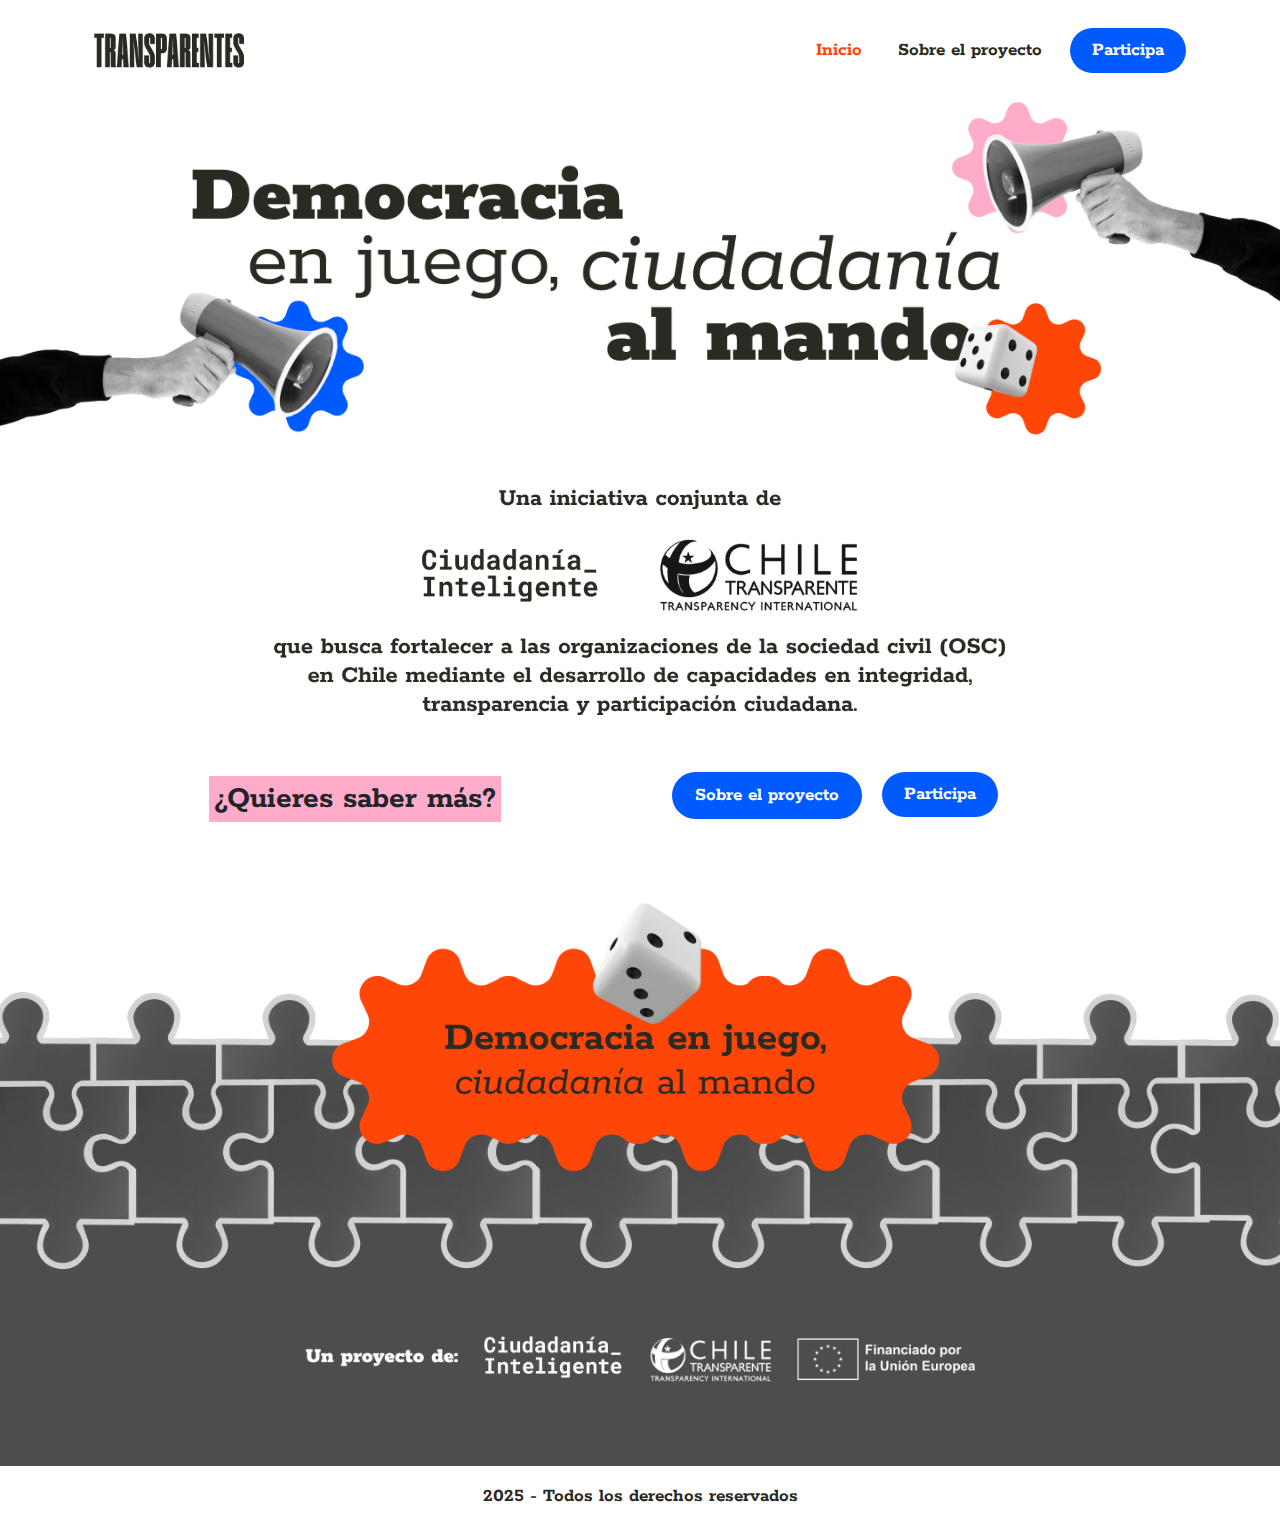
<file: index.html>
<!DOCTYPE html>
<html lang="es">

<head>
  <meta charset="utf-8">
  <meta name="viewport" content="width=device-width, initial-scale=1">
  <title>Transparentes - Democracia en juego</title>

  <!-- Bootstrap CSS -->
  <link href="https://cdn.jsdelivr.net/npm/bootstrap@5.3.3/dist/css/bootstrap.min.css" rel="stylesheet"
    integrity="sha384-QWTKZyjpPEjISv5WaRU9OFeRpok6YctnYmDr5pNlyT2bRjXh0JMhjY6hW+ALEwIH" crossorigin="anonymous">

  <!-- Google Fonts -->
  <link rel="preconnect" href="https://fonts.googleapis.com">
  <link rel="preconnect" href="https://fonts.gstatic.com" crossorigin>
  <link href="https://fonts.googleapis.com/css2?family=Rokkitt:wght@300;400;700&display=swap" rel="stylesheet">

  <!-- CSS Propio -->
  <link rel="stylesheet" href="styles/styles.css">
  <!-- Google tag (gtag.js) -->
  <script async src="https://www.googletagmanager.com/gtag/js?id=G-07VCJGSMEQ"></script>
  <script>
    window.dataLayer = window.dataLayer || [];
    function gtag() {dataLayer.push(arguments);}
    gtag('js', new Date());

    gtag('config', 'G-07VCJGSMEQ');
  </script>

</head>

<body>

  <!-- Encabezado y Navegación -->
  <header class="container">
    <nav class="navbar navbar-expand-lg" role="navigation" aria-label="Menú principal">
      <div class="container-fluid">
        <a class="navbar-brand" href="index.html">
          <img src="img/transparentes-logo.png" alt="Logotipo de Transparentes" width="150">
        </a>
        <button class="navbar-toggler" type="button" data-bs-toggle="collapse" data-bs-target="#navbarSupportedContent"
          aria-controls="navbarSupportedContent" aria-expanded="false" aria-label="Abrir menú de navegación">
          <span class="navbar-toggler-icon"></span>
        </button>
        <div class="collapse navbar-collapse" id="navbarSupportedContent">
          <ul class="navbar-nav me-auto mb-2 mb-lg-0">
            <li class="nav-item">
              <a class="nav-link active" href="index.html" aria-current="page">Inicio</a>
            </li>
            <li class="nav-item">
              <a class="nav-link" href="sobre-el-proyecto.html">Sobre el proyecto</a>
            </li>
            <li class="nav-item boton-cta">
              <a class="nav-link btn btn-primary text-white"
                href="https://mailchi.mp/71bfb807b29c/boletin-transparentes">Participa</a>
            </li>
          </ul>
        </div>
      </div>
    </nav>
  </header>

  <!-- Contenido Principal -->
  <main>
    <!-- Imagen de portada -->
    <section>
      <img src="img/portada.png" alt="Imagen de portada con el mensaje 'Democracia en juego, ciudadanía al mando'"
        class="img-fluid w-100">
    </section>

    <!-- Sección de Información -->
    <section class="informacion py-4">
      <div class="container">
        <div class="row justify-content-center">
          <div class="col-md-10 col-lg-8 text-center">
            <img src="img/info.png" alt="Descripción de la iniciativa Transparentes y sus objetivos"
              class="img-fluid descripcion">
          </div>
        </div>
      </div>
    </section>

    <!-- Sección de Call to Action -->
    <section class="contenido-inicio-cta">
      <div class="container text-center">
        <div class="row">
          <div class="col-lg-6">
            <h2><span>¿Quieres saber más?</span></h2>
          </div>
          <div class="col-lg-6">
            <div class="botones">
              <ul>
                <li>
                  <a href="sobre-el-proyecto.html" class="btn">Sobre el proyecto</a>
                </li>
                <li>
                  <a class="nav-link btn btn-primary text-white"
                    href="https://mailchi.mp/71bfb807b29c/boletin-transparentes">Participa</a>
                </li>
              </ul>
            </div>
          </div>
        </div>
      </div>
    </section>
  </main>

  <!-- Pie de Página -->
  <footer class="text-center pt-4">
    <img src="img/footer.png" alt="Imagen decorativa del pie de página" class="footer-img img-fluid">
    <div class="creditos mt-3">
      <p>2025 - Todos los derechos reservados</p>
    </div>
  </footer>

  <!-- Bootstrap JS -->
  <script src="https://cdn.jsdelivr.net/npm/bootstrap@5.3.3/dist/js/bootstrap.bundle.min.js"
    integrity="sha384-YvpcrYf0tY3lHB60NNkmXc5s9fDVZLESaAA55NDzOxhy9GkcIdslK1eN7N6jIeHz"
    crossorigin="anonymous"></script>
</body>

</html>
</file>
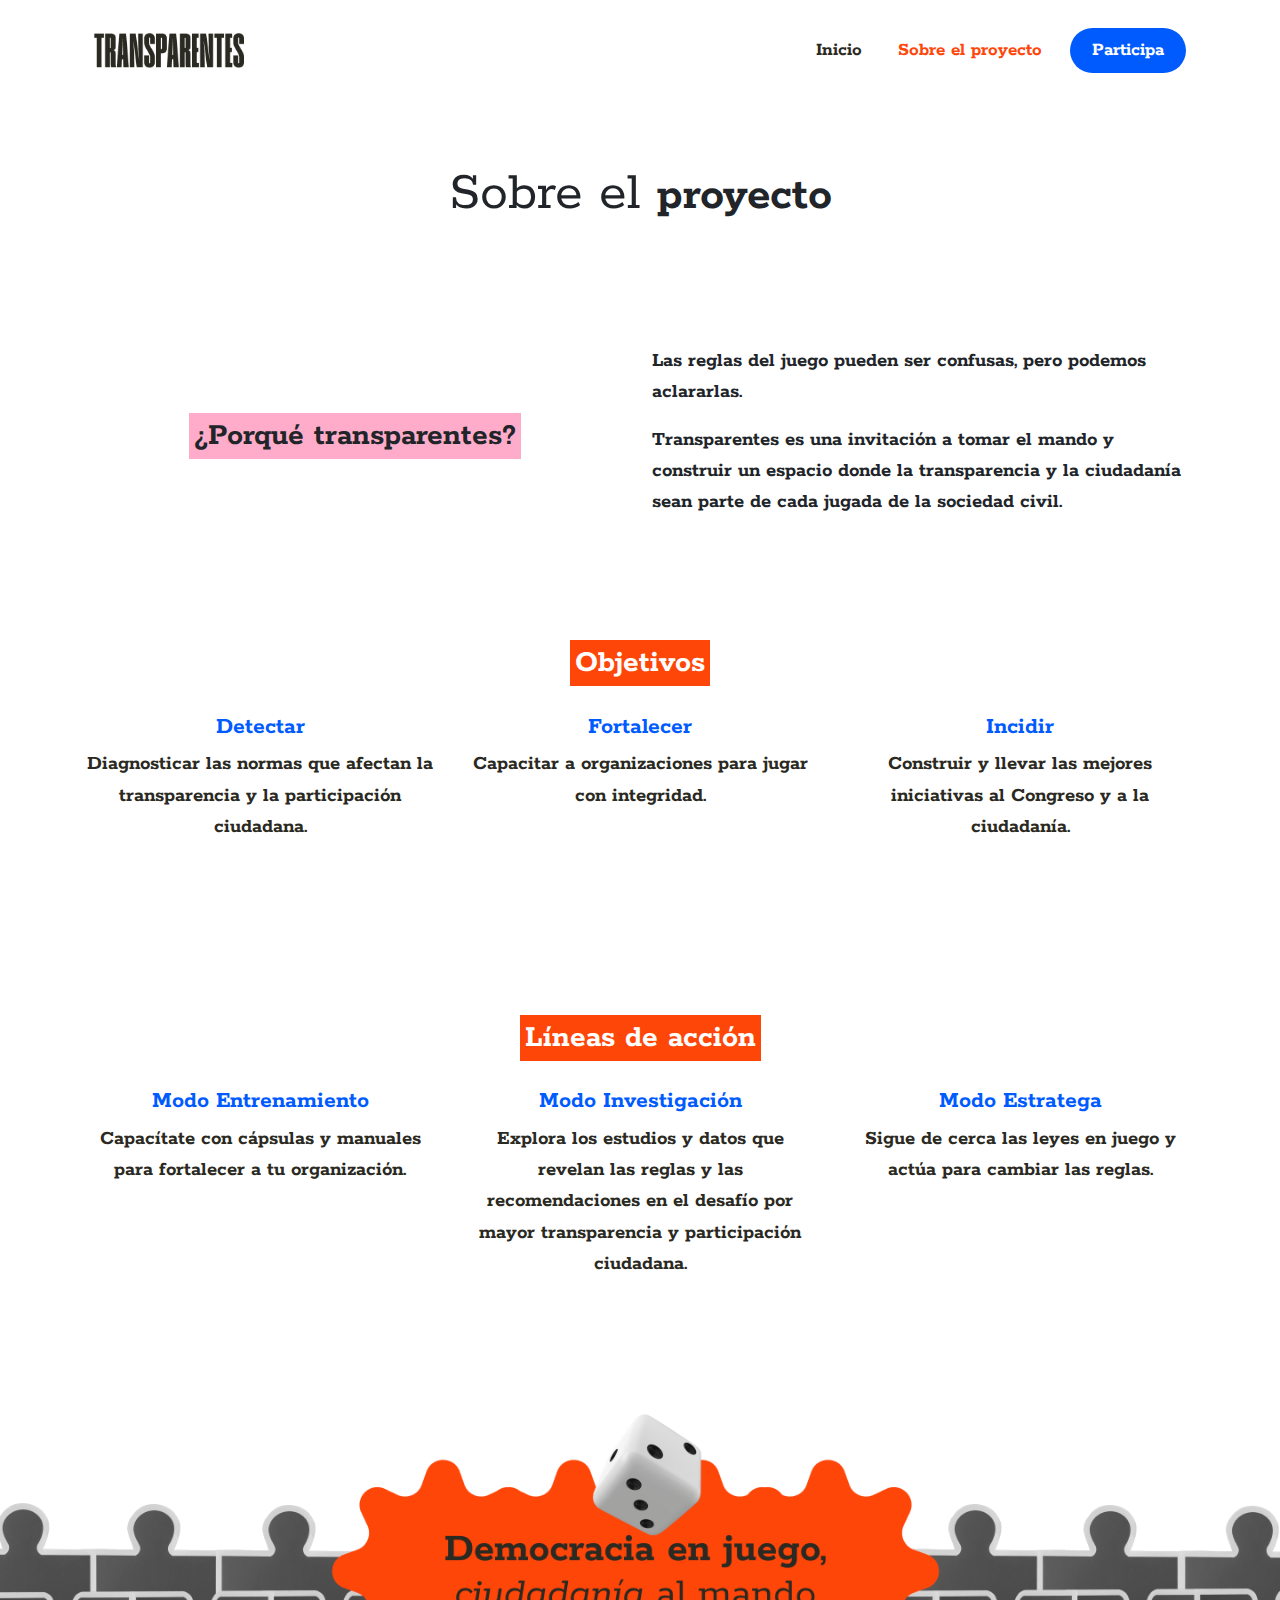
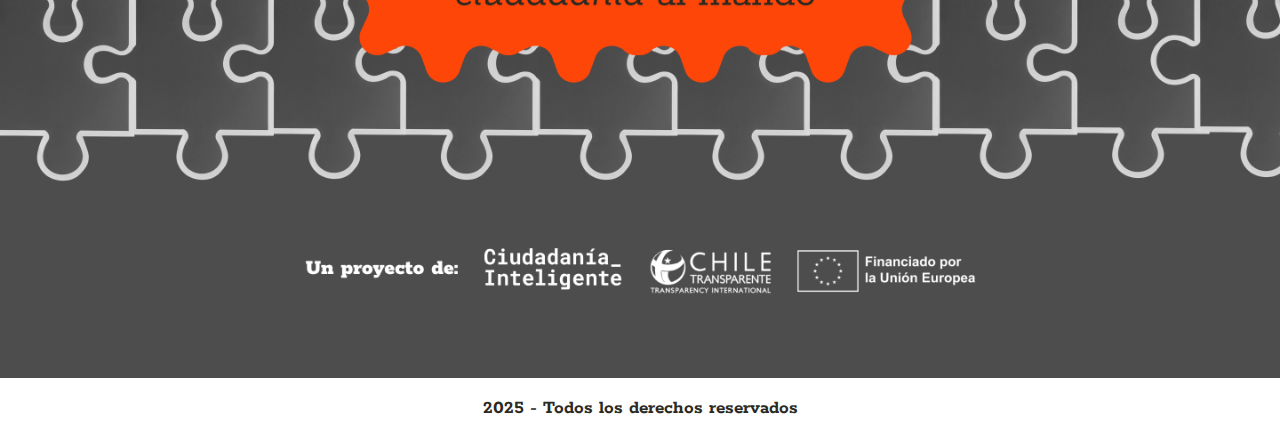
<file: sobre-el-proyecto.html>
<!DOCTYPE html>
<html lang="es">

<head>
    <meta charset="utf-8">
    <meta name="viewport" content="width=device-width, initial-scale=1">
    <title>Transparentes - sobre el proyecto</title>

    <!-- Bootstrap CSS -->
    <link href="https://cdn.jsdelivr.net/npm/bootstrap@5.3.3/dist/css/bootstrap.min.css" rel="stylesheet" integrity="sha384-QWTKZyjpPEjISv5WaRU9OFeRpok6YctnYmDr5pNlyT2bRjXh0JMhjY6hW+ALEwIH" crossorigin="anonymous">

    <!-- Google Fonts -->
    <link rel="preconnect" href="https://fonts.googleapis.com">
    <link rel="preconnect" href="https://fonts.gstatic.com" crossorigin>
    <link href="https://fonts.googleapis.com/css2?family=Rokkitt:wght@300;400;700&display=swap" rel="stylesheet">

    <!-- CSS Propio -->
    <link rel="stylesheet" href="styles/styles.css">
</head>

<body>

    <!-- Encabezado y Navegación -->
    <header class="container">
        <nav class="navbar navbar-expand-lg" role="navigation" aria-label="Menú principal">
            <div class="container-fluid">
                <a class="navbar-brand" href="index.html">
                    <img src="img/transparentes-logo.png" alt="Logotipo de Transparentes" width="150">
                </a>
                <button class="navbar-toggler" type="button" data-bs-toggle="collapse" data-bs-target="#navbarSupportedContent" aria-controls="navbarSupportedContent" aria-expanded="false" aria-label="Abrir menú de navegación">
                    <span class="navbar-toggler-icon"></span>
                </button>
                <div class="collapse navbar-collapse" id="navbarSupportedContent">
                    <ul class="navbar-nav me-auto mb-2 mb-lg-0">
                        <li class="nav-item">
                            <a class="nav-link" href="index.html">Inicio</a>
                        </li>
                        <li class="nav-item">
                            <a class="nav-link active" href="sobre-el-proyecto.html" aria-current="page">Sobre el proyecto</a>
                        </li>
                        <li class="nav-item boton-cta">
                            <a class="nav-link btn btn-primary text-white" href="https://mailchi.mp/71bfb807b29c/boletin-transparentes">Participa</a>
                        </li>
                    </ul>
                </div>
            </div>
        </nav>
    </header>

    <!-- Contenido Principal -->
    <main>
        <!-- Imagen de portada -->
        <section class="container text-center portada-seccion">
            <h1>Sobre el <span>proyecto</span></h1>
        </section>


        <!-- Sección de Call to Action -->
        <section class="contenido-inicio-cta">
            <div class="container text-center">
                <div class="row">
                    <div class="col-lg-6">
                        <h2><span>¿Porqué transparentes?</span></h2>
                    </div>
                    <div class="col-lg-6">
                        <p>Las reglas del juego pueden ser confusas, pero podemos aclararlas.</p>

                        <p>Transparentes es una invitación a tomar el mando y construir un espacio donde la transparencia y la ciudadanía sean parte de cada jugada de la sociedad civil.
                        </p>
                    </div>
                </div>
            </div>
        </section>


        <section class="objetivos">
            <div class="container text-center">
                <div class="row">
                    <div class="col-lg-12">
                        <h2><span>Objetivos</span></h2>
                    </div>
                    <div class="col-lg-4">
                        <h3><span>Detectar</span></h3>
                        <p>Diagnosticar las normas que afectan la transparencia y la participación ciudadana.</p>
                    </div>
                    <div class="col-lg-4">
                        <h3><span>Fortalecer</span></h3>
                        <p>Capacitar a organizaciones para jugar con integridad.</p>
                    </div>
                    <div class="col-lg-4">
                        <h3><span>Incidir</span></h3>
                        <p>Construir y llevar las mejores iniciativas al Congreso y a la ciudadanía.</p>
                    </div>
                </div>
            </div>
        </section>



        <section class="objetivos">
            <div class="container text-center">
                <div class="row">
                    <div class="col-lg-12">
                        <h2><span>Líneas de acción</span></h2>
                    </div>
                    <div class="col-sm-12  col-lg-4">
                        <h3><span>Modo Entrenamiento</span></h3>
                        <p>Capacítate con cápsulas y manuales para fortalecer a tu organización.</p>
                    </div>

                    <div class="col-sm-12 col-lg-4">
                        <h3><span>Modo Investigación</span></h3>
                        <p>Explora los estudios y datos que revelan las reglas y las recomendaciones en el desafío por mayor transparencia y participación ciudadana.</p>
                    </div>

                    <div class="col-sm-12  col-lg-4">
                        <h3><span>Modo Estratega</span></h3>
                        <p>Sigue de cerca las leyes en juego y actúa para cambiar las reglas.</p>
                    </div>
                </div>
            </div>
        </section>



    </main>

    <!-- Pie de Página -->
    <footer class="text-center pt-4">
        <img src="img/footer.png" alt="Imagen decorativa del pie de página" class="footer-img img-fluid">
        <div class="creditos mt-3">
            <p>2025 - Todos los derechos reservados</p>
        </div>
    </footer>

    <!-- Bootstrap JS -->
    <script src="https://cdn.jsdelivr.net/npm/bootstrap@5.3.3/dist/js/bootstrap.bundle.min.js" integrity="sha384-YvpcrYf0tY3lHB60NNkmXc5s9fDVZLESaAA55NDzOxhy9GkcIdslK1eN7N6jIeHz" crossorigin="anonymous"></script>
</body></html>
</file>
<file: styles/styles.css>
body {
    overflow-x: hidden;
    font-family: "Rokkitt", serif;
    font-size: 14px;
}

a {
    transition: 0.5s all;
}

header nav {
    background: transparent !important;
    margin-top: 20px;
}

header nav .collapse ul {
    display: flex;
    justify-content: flex-end;
    width: 100%;
}

header nav .collapse ul a.nav-link {
    font-size: 1.2rem;
    font-weight: bold;
    color: #2A2922;
    margin-left: 20px;
}

header nav .collapse ul a.nav-link:hover {
    color: #FF4609 !important;
}

header nav .collapse ul a.active {
    font-size: 1.2rem;
    font-weight: bold;
    color: #FF4609 !important;
}

header nav .collapse ul a.btn-primary {
    font-size: 1.2rem;
    font-weight: bold;
    color: white !important;
    background: #005BFF;
    border-radius: 40px;
    padding: 8px 22px !important;
}


header nav .collapse ul a.btn-primary:hover {
    color: white !important;
    background: #FF4609;
}

img.portada {
    width: 100%;
}


.contenido-inicio-cta {
    margin: 30px 0px;
}

.contenido-inicio-cta .row {
    display: flex;
    justify-content: center;
    align-items: center;
}

.contenido-inicio-cta h2 span {
    background: #FFACCA;
    font-weight: bold;
    margin-bottom: 0px;
    padding: 5px;
}

.contenido-inicio-cta .botones ul {
    list-style: none;
    padding: 0px;
    display: flex;
    flex-direction: row;
    justify-content: flex-start;

}

.contenido-inicio-cta .botones ul li {
    display: flex;
    flex-direction: row;
    justify-content: flex-start;
    align-items: flex-start;

}

.contenido-inicio-cta .botones ul li a {
    font-size: 1.2rem;
    font-weight: bold;
    color: white !important;
    background: #005BFF;
    border-radius: 40px;
    padding: 8px 22px !important;
    display: flex;
    align-items: center;
    justify-content: center;
    margin-left: 20px;
}

.contenido-inicio-cta .botones ul li a:hover {
    color: white !important;
    background: #FF4609;
}



/*Sobre el proyecto*/
.portada-seccion {
    padding: 80px 0px;
    width: 100%;
}

.portada-seccion h1 {
    font-weight: 400;
    font-size: 3.5rem;
}

.portada-seccion h1 span {
    font-weight: bold;
    font-size: 3rem;
}

.contenido-inicio-cta p {
    text-align: left;
    font-weight: bold;
    font-size: 1.3rem;
}


.objetivos {
    padding: 80px 0px;
}

.objetivos h2 span {
    background: #FF4609;
    padding: 5px;
    color: white;
    font-size: 2rem;
    font-weight: bold;
    margin-bottom: 30px;
}

.objetivos h2 {
    margin-bottom: 30px;
}

.objetivos h3 {
    color: #005BFF;
    font-weight: bold;
    font-size: 1.5rem;
}

.objetivos p {
    color: #2A2922;
    font-weight: bold;
    font-size: 1.3rem;
}


@media (max-width:768px) {

    .contenido-inicio-cta .botones ul {
        justify-content: center;
    }
    
    .descripcion{
        padding: 20px;
    }

    .objetivos h2 {
        margin-bottom: 20px;
    }

    .contenido-inicio-cta p {
        text-align: center;
    }


    .objetivos p {
        margin-bottom: 40px;
    }
}


footer img {
    width: 100%;
}

footer .creditos {
    text-align: center;
    color: #2A2922;
    font-weight: bold;
    font-size: 1.2rem;
    padding-bottom: 0px;
    margin-bottom: 0px;
}
</file>
